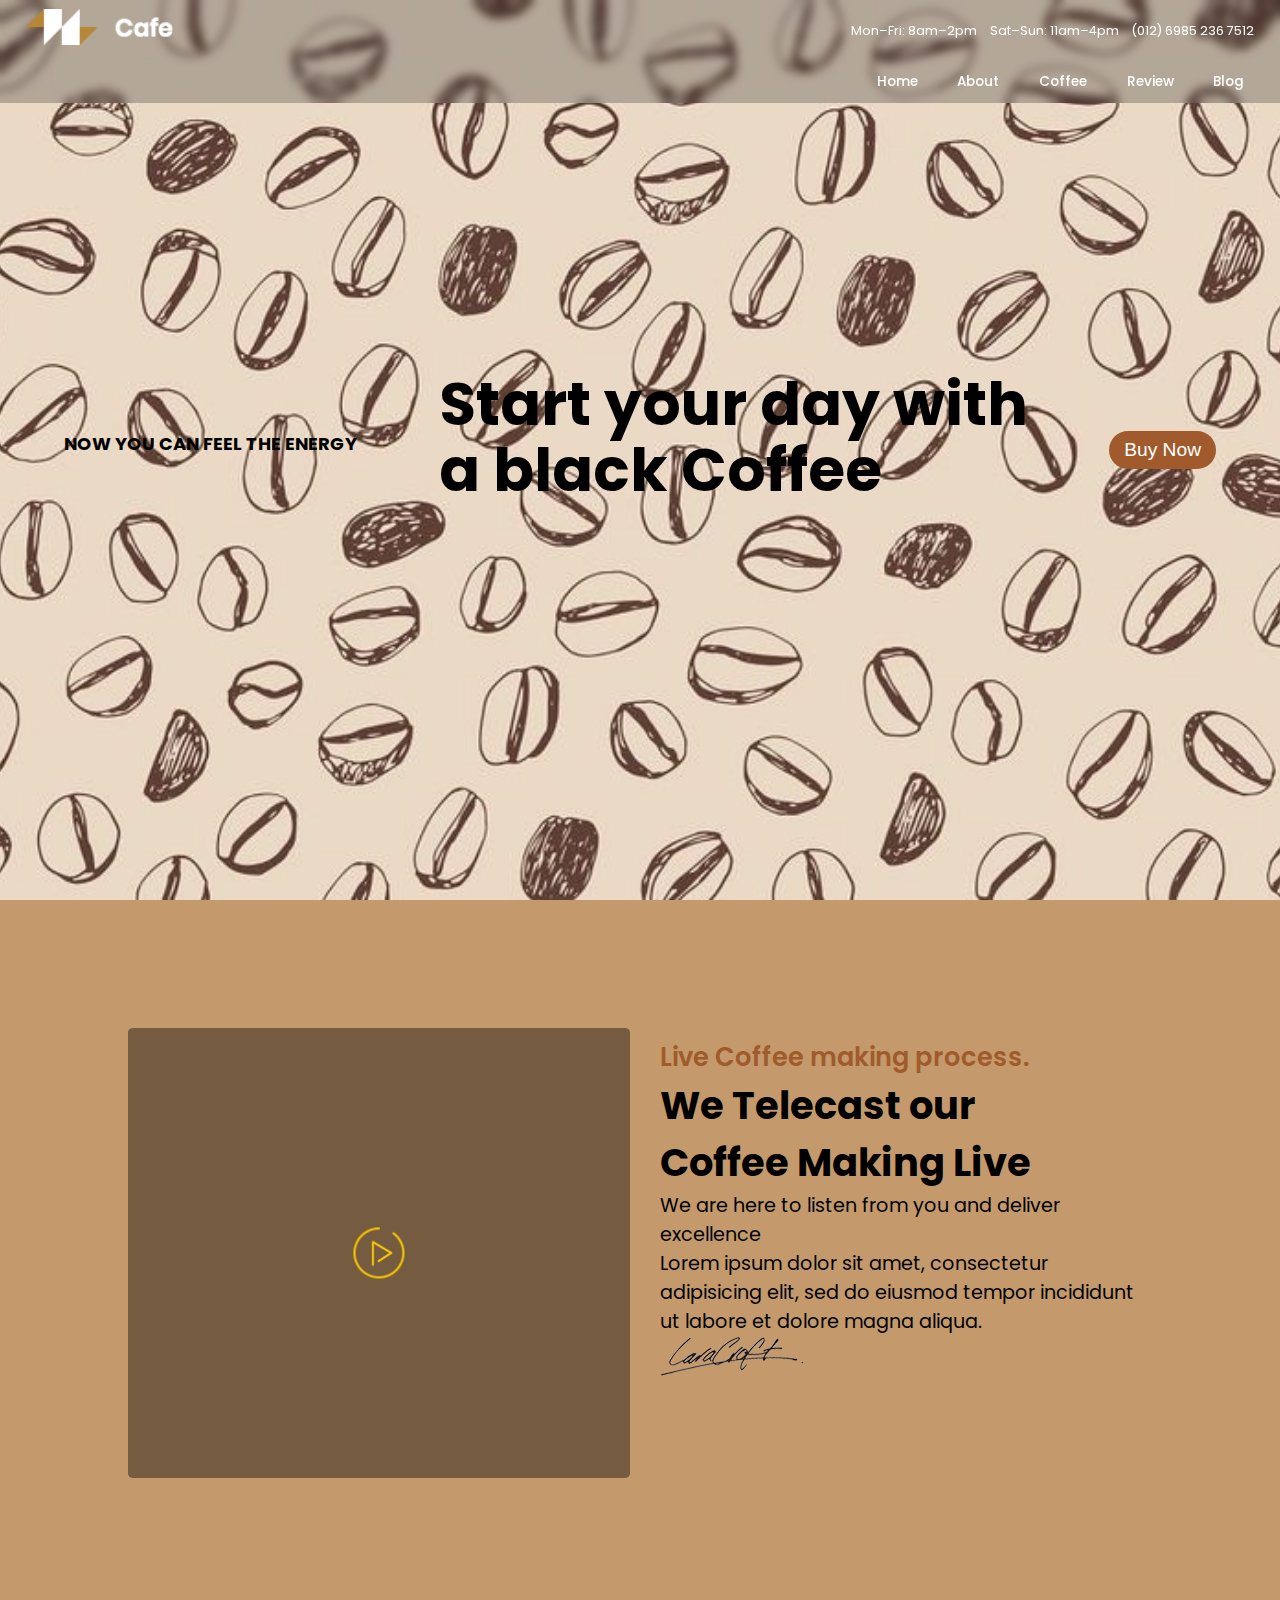
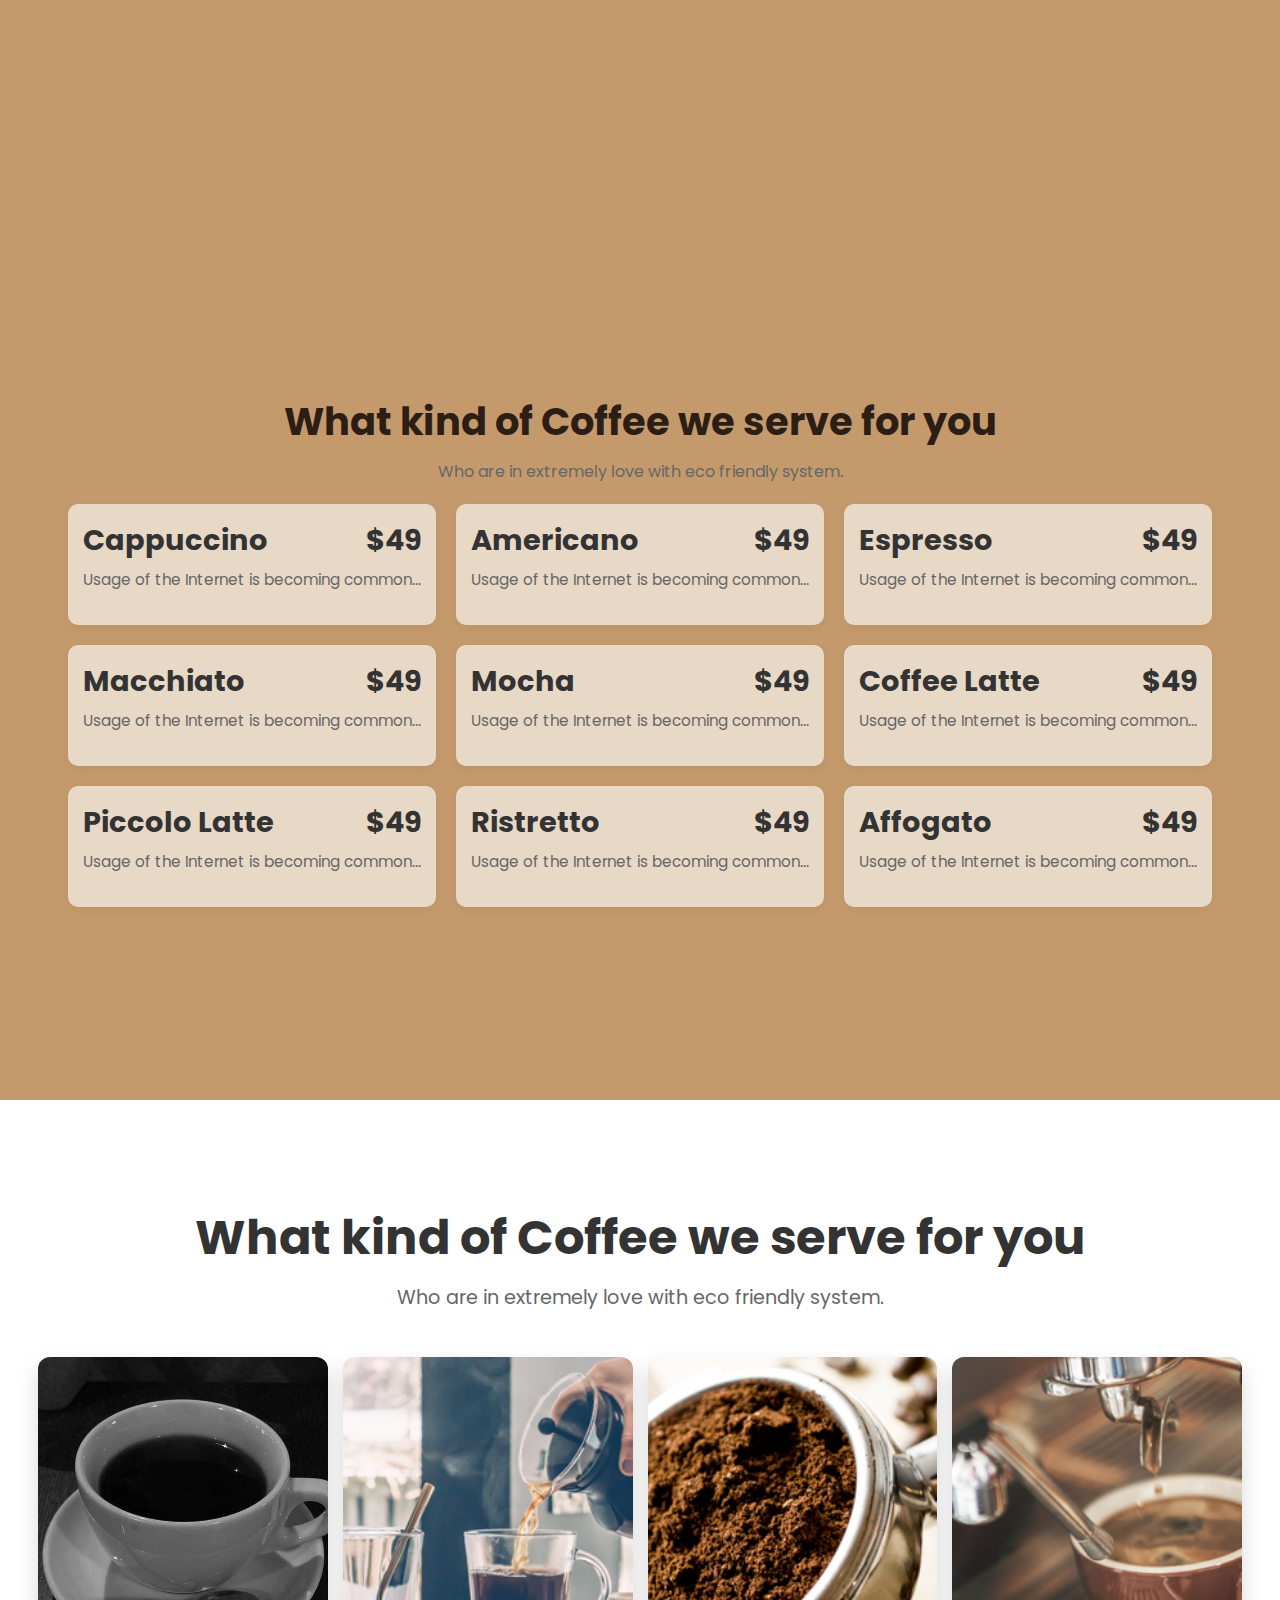
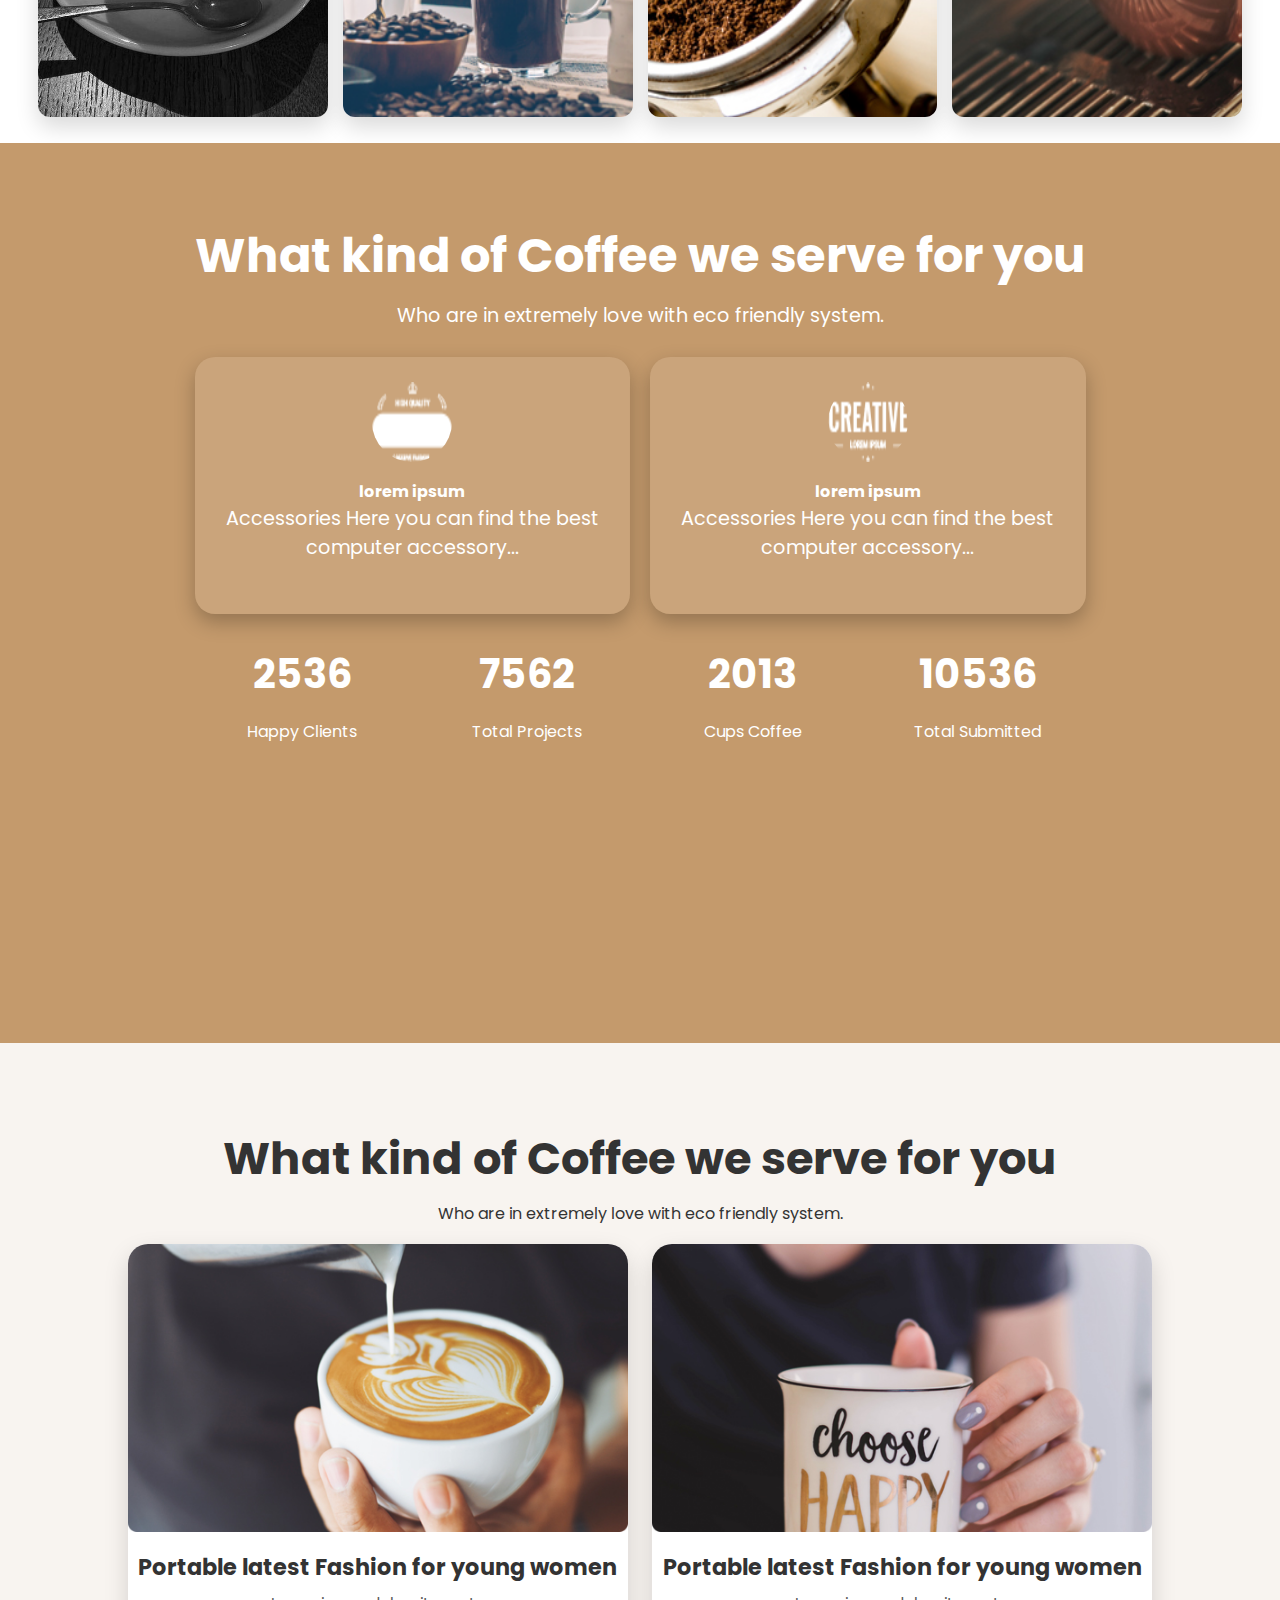
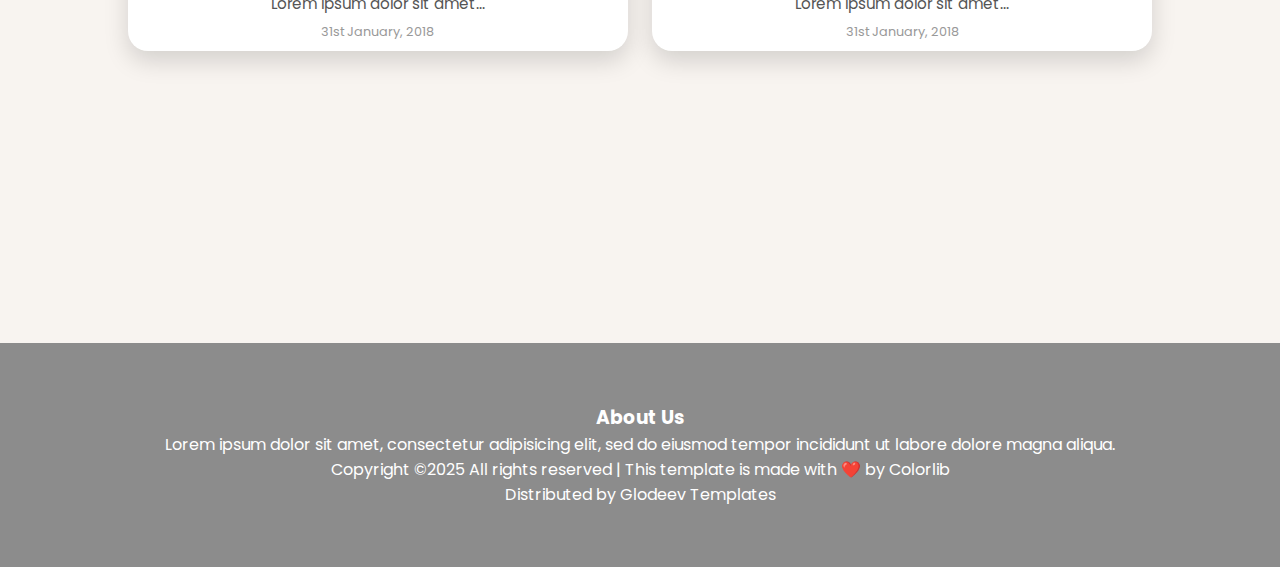
<file: index.html>
<!DOCTYPE html>
<html lang="en">
<head>
    <meta charset="UTF-8">
    <meta name="viewport" content="width=device-width, initial-scale=1.0">
    <title>Coffee</title>
    <link rel="stylesheet" href="https://cdnjs.cloudflare.com/ajax/libs/font-awesome/6.4.0/css/all.min.css">

    <link href="https://fonts.googleapis.com/css2?family=Poppins:wght@300;400;500;600;700&display=swap" rel="stylesheet">

    <link rel="stylesheet" href="style1.css">
</head>
<body>

<header class="header">
    
    <div class="container header-top">
        <div class="logo">
            <img src="logo.png" alt="Logo">
        </div>
        <div class="contact-info">
            <span>Mon–Fri: 8am–2pm</span>
            <span>Sat–Sun: 11am–4pm</span>
            <span>(012) 6985 236 7512</span>
        </div>
    </div>
     <div class="burger"><i class="fa-solid fa-bars"></i></div>

    <div class="container header-bottom">
        <nav class="menu">
            <a href="#home">Home</a>
            <a href="#about">About</a>
            <a href="#coffee">Coffee</a>
            <a href="#review">Review</a>
            <a href="#blog">Blog</a>
        </nav>
    </div>
</header>


<section class="hero" id="home">
    <img src="header-bg.jpg" class="hero-img">
    <div class="container hero-content">
        <h6>Now you can feel the Energy</h6>
        <h1>Start your day with<br>a black Coffee</h1>
       <a href="menu.html"><button class="btn">Buy Now</button></a>
    </div>
</section>

<section class="video-section" id="about">
    <div class="container video-grid">
        <div class="video-box">
            <div class="video-overlay"></div>
            <a href="video.mp4">
                <img src="play-icon.png" class="play-btn">
            </a>
        </div>
        <div class="video-text">
            <h6>Live Coffee making process.</h6>
            <h1>We Telecast our<br>Coffee Making Live</h1>
            <p class="highlight">We are here to listen from you and deliver excellence</p>
            <p>Lorem ipsum dolor sit amet, consectetur adipisicing elit, sed do eiusmod tempor incididunt ut labore et dolore magna aliqua.</p>
            <img src="signature.png" class="signature">
        </div>
    </div>
</section>

<section class="menu-section" id="coffee">
    <div class="container-t">
        <h1>What kind of Coffee we serve for you</h1>
        <p>Who are in extremely love with eco friendly system.</p>

        <div class="coffee-grid">
            <div class="card"><h4>Cappuccino <span>$49</span></h4><p>Usage of the Internet is becoming common...</p></div>
            <div class="card"><h4>Americano <span>$49</span></h4><p>Usage of the Internet is becoming common...</p></div>
            <div class="card"><h4>Espresso <span>$49</span></h4><p>Usage of the Internet is becoming common...</p></div>
            <div class="card"><h4>Macchiato <span>$49</span></h4><p>Usage of the Internet is becoming common...</p></div>
            <div class="card"><h4>Mocha <span>$49</span></h4><p>Usage of the Internet is becoming common...</p></div>
            <div class="card"><h4>Coffee Latte <span>$49</span></h4><p>Usage of the Internet is becoming common...</p></div>
            <div class="card"><h4>Piccolo Latte <span>$49</span></h4><p>Usage of the Internet is becoming common...</p></div>
            <div class="card"><h4>Ristretto <span>$49</span></h4><p>Usage of the Internet is becoming common...</p></div>
            <div class="card"><h4>Affogato <span>$49</span></h4><p>Usage of the Internet is becoming common...</p></div>
        </div>
    </div>
</section>

<section class="gallery">
    <div class="container-t">
        <h1>What kind of Coffee we serve for you</h1>
        <p>Who are in extremely love with eco friendly system.</p>

        <div class="gallery-grid">         
            <img src="g3.jpg" alt="">
            <img src="g1.jpg" alt="">
            <img src="g4.jpg" alt="">
            <img src="g5.jpg" alt="">
        </div>
    </div>
</section>

<section class="review-section" id="review">
    <div class="container-t">
        <h1>What kind of Coffee we serve for you</h1>
        <p>Who are in extremely love with eco friendly system.</p>

        <div class="review-grid">
            <div class="review-card">
                <img src="r1.png">
                <h4>lorem ipsum</h4>
                <p>Accessories Here you can find the best computer accessory...</p>
            </div>
            <div class="review-card">
                <img src="r2.png">
                <h4>lorem ipsum</h4>
                <p>Accessories Here you can find the best computer accessory...</p>
            </div>
        </div>

       <div class="stats-grid">
    <div class="stats-number">
        <h2>2536</h2>
        <h2>7562</h2>
        <h2>2013</h2>
        <h2>10536</h2>
    </div>
    <div class="stats-text">
        <p>Happy Clients</p>
        <p>Total Projects</p>
        <p>Cups Coffee</p>
        <p>Total Submitted</p>
    </div>
</div>

    </div>
</section>

<section class="blog-section" id="blog"> 
    <div class="container-t">
        <h1>What kind of Coffee we serve for you</h1>
        <p>Who are in extremely love with eco friendly system.</p>

        <div class="blog-two-blocks">
            
            <div class="blog-block">
                <img src="b1.jpg" alt="">
                <div class="text">
                    <h4>Portable latest Fashion for young women</h4>
                    <p>Lorem ipsum dolor sit amet...</p>
                    <span>31st January, 2018</span>
                </div>
            </div>

            <div class="blog-block">
                <img src="b2.jpg" alt="">
                <div class="text">
                    <h4>Portable latest Fashion for young women</h4>
                    <p>Lorem ipsum dolor sit amet...</p>
                    <span>31st January, 2018</span>
                </div>
            </div>

        </div>
    </div>
</section>


<footer class="footer">
    <div class="footer-overlay"></div>
    <div class="footer-content">
        <div class="footer-about">
            <h3>About Us</h3>
            <p>Lorem ipsum dolor sit amet, consectetur adipisicing elit, sed do eiusmod tempor incididunt ut labore dolore magna aliqua.</p>
            <p>Copyright ©2025 All rights reserved | This template is made with ❤️ by Colorlib</p>
            <p>Distributed by Glodeev Templates</p>
        </div>      
    </div>
</footer>
<script src="script.js"></script>
</body>
</html>
</file>
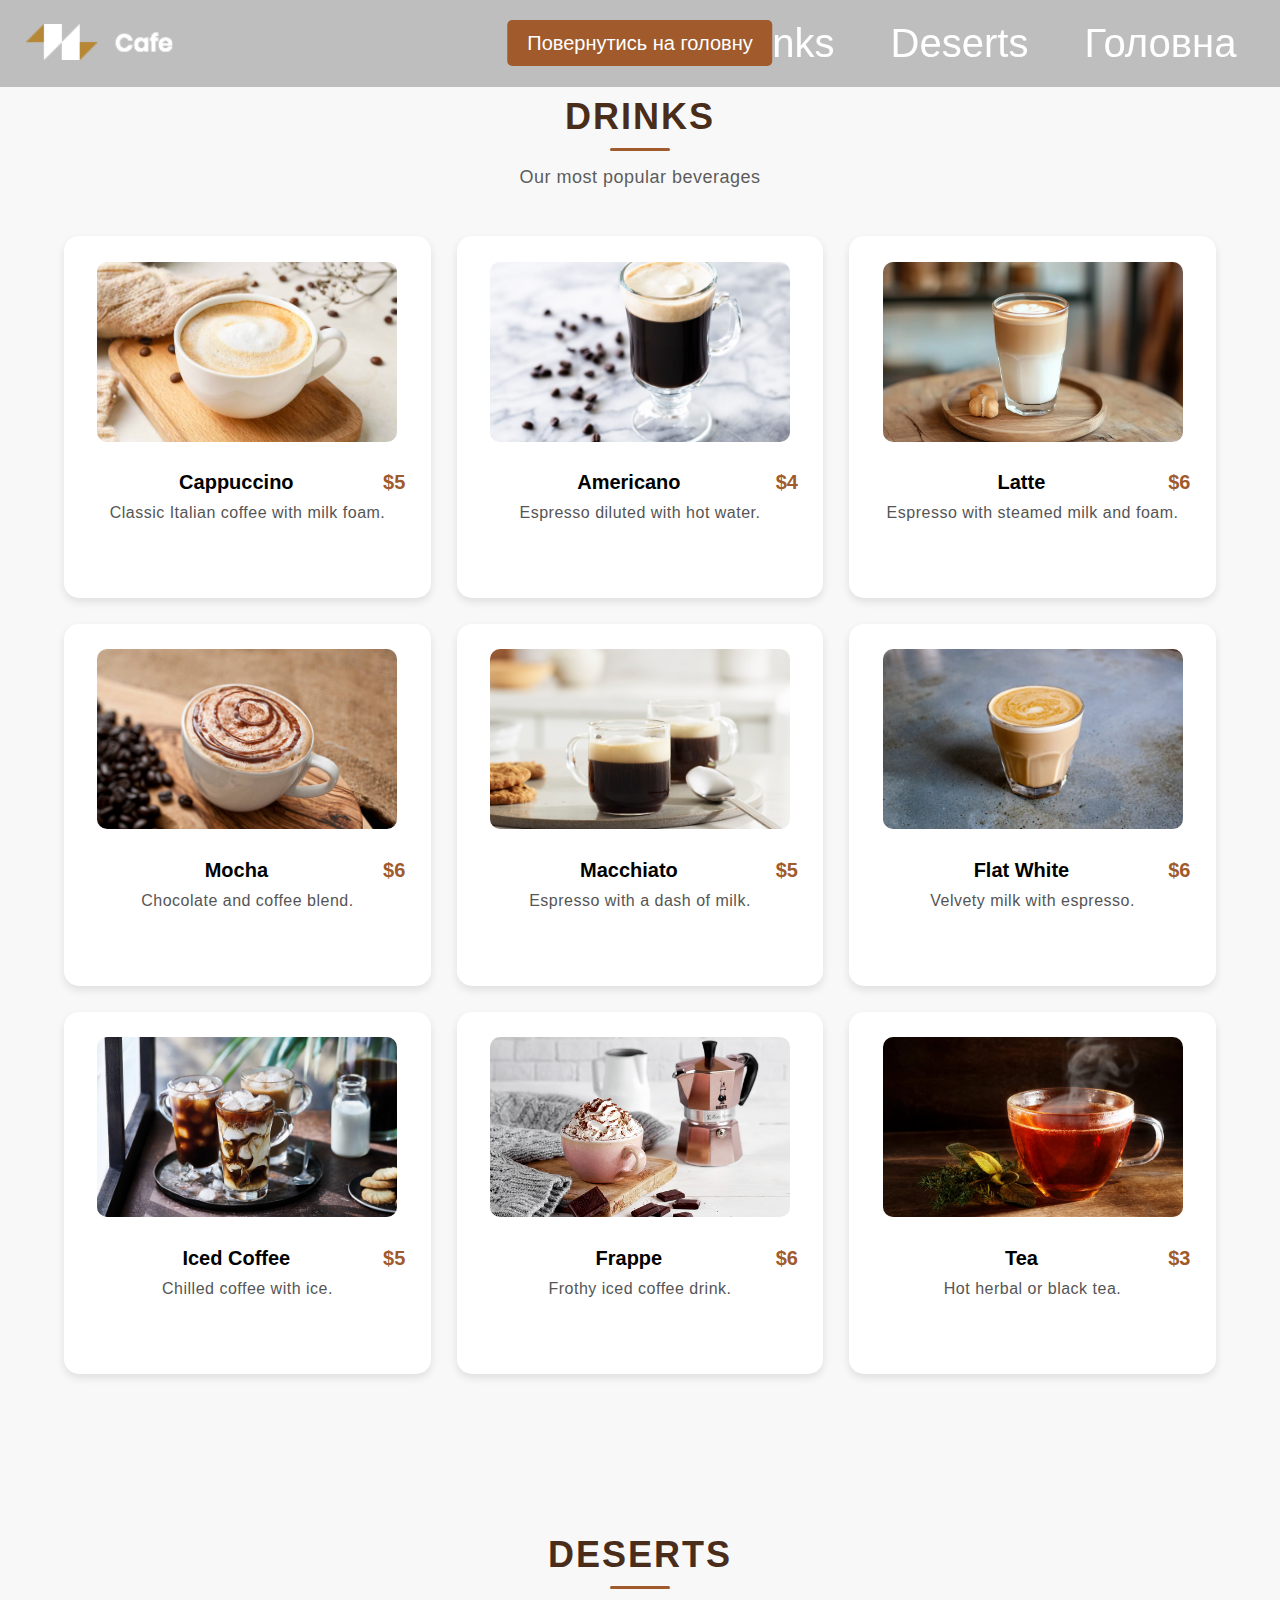
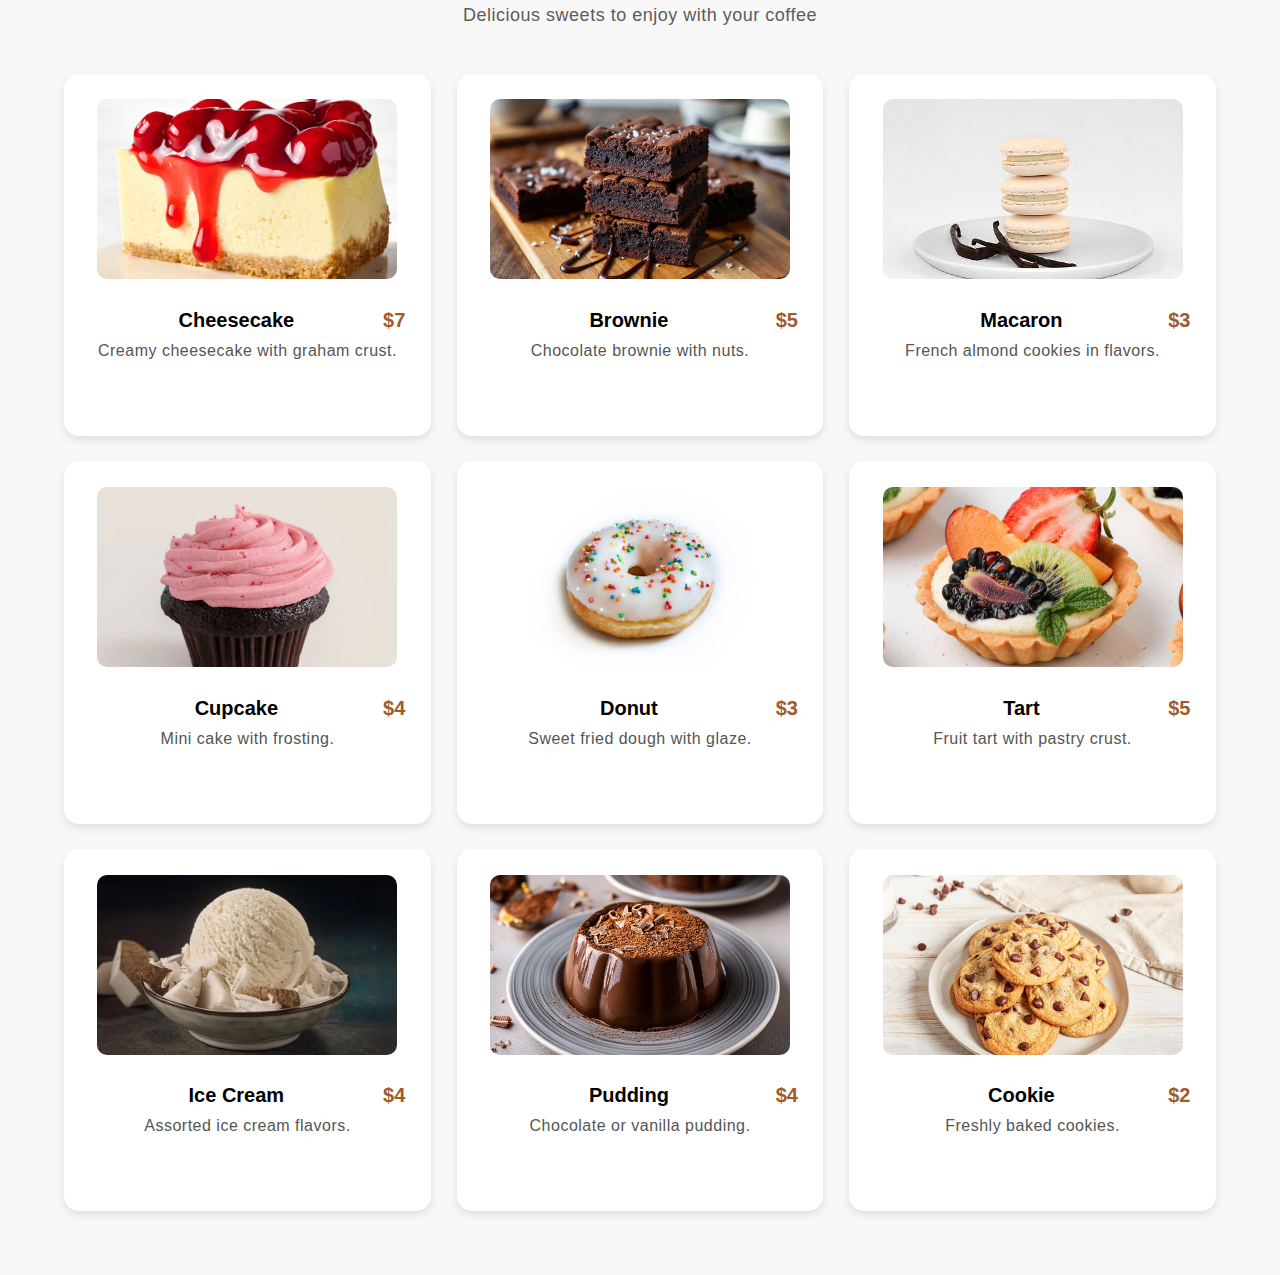
<file: menu.html>
<!DOCTYPE html>
<html lang="uk">
<head>
    <meta charset="UTF-8">
    <meta name="viewport" content="width=device-width, initial-scale=1.0">
    <title>Coffee Menu</title>
    <link rel="stylesheet" href="https://cdnjs.cloudflare.com/ajax/libs/font-awesome/6.4.0/css/all.min.css">

    <link rel="stylesheet" href="style2.css">
</head>
<body>

<header class="header">
    <div class="container header-top">
        <div class="logo">
            <img src="logo.png" alt="Logo">
        </div>    
    </div>
    
    <div class="home-button">
            <a href="index.html">Повернутись на головну</a>
        </div>
    <div class="burger"><i class="fa-solid fa-bars"></i></div>

    <nav class="menu-buttons">
        <a href="#drinks">Drinks</a>
        <a href="#deserts">Deserts</a>
        <a href="index.html">Головна</a>
    </nav>
</header>

<!-- Drinks -->
<section class="menu-section" id="drinks">
    <div class="container-t">
        <h1>Drinks</h1>
        <p>Our most popular beverages</p>

        <div class="coffee-grid">
            <div class="card"><img src="capuchino.jpg" alt="Cappuccino"><h4>Cappuccino <span>$5</span></h4><p>Classic Italian coffee with milk foam.</p></div>
            <div class="card"><img src="c1.jpg" alt="Americano"><h4>Americano <span>$4</span></h4><p>Espresso diluted with hot water.</p></div>
            <div class="card"><img src="latte.webp" alt="Latte"><h4>Latte <span>$6</span></h4><p>Espresso with steamed milk and foam.</p></div>
            <div class="card"><img src="mocha.jpg" alt="Mocha"><h4>Mocha <span>$6</span></h4><p>Chocolate and coffee blend.</p></div>
            <div class="card"><img src="Macchiato.jpg" alt="Macchiato"><h4>Macchiato <span>$5</span></h4><p>Espresso with a dash of milk.</p></div>
            <div class="card"><img src="c2.webp" alt="Flat White"><h4>Flat White <span>$6</span></h4><p>Velvety milk with espresso.</p></div>
            <div class="card"><img src="iced-coffee.jpg" alt="Iced Coffee"><h4>Iced Coffee <span>$5</span></h4><p>Chilled coffee with ice.</p></div>
            <div class="card"><img src="c4.jpg" alt="Frappe"><h4>Frappe <span>$6</span></h4><p>Frothy iced coffee drink.</p></div>
            <div class="card"><img src="steeping-tea.webp" alt="Tea"><h4>Tea <span>$3</span></h4><p>Hot herbal or black tea.</p></div>
        </div>
    </div>
</section>

<!-- Deserts -->
<section class="menu-section" id="deserts">
    <div class="container-t">
        <h1>Deserts</h1>
        <p>Delicious sweets to enjoy with your coffee</p>

        <div class="coffee-grid">
            <div class="card"><img src="Cheesecake.webp" alt="Cheesecake"><h4>Cheesecake <span>$7</span></h4><p>Creamy cheesecake with graham crust.</p></div>
            <div class="card"><img src="Brownie.jpg" alt="Brownie"><h4>Brownie <span>$5</span></h4><p>Chocolate brownie with nuts.</p></div>
            <div class="card"><img src="VanillaMacaron.jpg" alt="Macaron"><h4>Macaron <span>$3</span></h4><p>French almond cookies in flavors.</p></div>
            <div class="card"><img src="Cupcake.webp" alt="Cupcake"><h4>Cupcake <span>$4</span></h4><p>Mini cake with frosting.</p></div>
            <div class="card"><img src="Donut.webp" alt="Donut"><h4>Donut <span>$3</span></h4><p>Sweet fried dough with glaze.</p></div>
            <div class="card"><img src="Tart.jpg" alt="Tart"><h4>Tart <span>$5</span></h4><p>Fruit tart with pastry crust.</p></div>
            <div class="card"><img src="Coconut-Ice-cream.webp" alt="Ice Cream"><h4>Ice Cream <span>$4</span></h4><p>Assorted ice cream flavors.</p></div>
            <div class="card"><img src="Pudding.jpg" alt="Pudding"><h4>Pudding <span>$4</span></h4><p>Chocolate or vanilla pudding.</p></div>
            <div class="card"><img src="Cookie.jpg" alt="Cookie"><h4>Cookie <span>$2</span></h4><p>Freshly baked cookies.</p></div>
        </div>
    </div>
</section>

<script src="menu.js"></script>
</body>
</html>
</file>
<file: style1.css>
* {
  margin: 0;
  padding: 0;
  box-sizing: border-box;
}

body {
  font-family: 'Poppins', sans-serif;
  font-size: 1rem;
}

/* Хедер */
.header {
  position: fixed;
  top: 0;
  left: 0;
  width: 100%;
  color: #fff;
  z-index: 1000;
  background-color: rgba(25, 23, 23, 0.26);
  backdrop-filter: blur(5px);
}

.header-top {
  display: flex;
  justify-content: space-between;
  align-items: center;
  padding: clamp(0.3rem, 1vh, 0.8rem) clamp(1rem, 2vw, 2rem);
}

.header-top .logo img {
  height: clamp(25px, 4vh, 50px);
}

.contact-info {
  display: flex;
  gap: clamp(0.5rem, 1vw, 1rem); 
  font-size: clamp(0.75rem, 1vw, 1rem);
  align-items: center;
}

/* Навігація */
.header-bottom {
  display: flex;
  justify-content: flex-end;
  padding: clamp(0.3rem, 0.8vh, 0.6rem) clamp(1rem, 2vw, 2rem);
}

.menu {
  font-size: clamp(0.85rem, 1vw, 1.2rem); 
  list-style: none;
  display: flex;
  gap: clamp(0.8rem, 1.5vw, 1.5rem);
}

.menu a {
  text-decoration: none;
  color: #fff;
  font-weight: 500;
  font-size: clamp(0.85rem, 1vw, 1.2rem);
  padding: clamp(0.2rem, 0.4vh, 0.4rem) clamp(0.5rem, 0.8vw, 0.8rem);
  border-radius: 0.3rem;
  transition: background 0.3s, transform 0.2s;
}

.menu a:hover {
  background-color: #a05a2c;
  color: white;
  transform: translateY(-0.1vh); 
}

.burger {
  position: fixed; 
  display: none;
  font-size: clamp(1rem, 1.5vw, 1.5rem);
  cursor: pointer;
  z-index: 10000;
}


/* Основний банер на головній */
.hero {
  position: relative;
  width: 100%;
  height: 100vh;
  overflow: hidden;
}

.hero-img {
  position: absolute;
  top: 0;
  left: 0;
  width: 100%;
  height: 100%;
  object-fit: cover;
  z-index: 0;
}

.hero-content {
  position: relative;
  z-index: 2;
  display: flex;
  align-items: center;
  justify-content: space-between;
  height: 100%;
  padding-left: 5%;
  padding-right: 5%;
  gap: clamp(1rem, 3vw, 3rem);
}

.hero-text {
  width: clamp(280px, 45%, 600px);
  color: white;
  text-align: left;
  background: rgba(0, 0, 0, 0.55);
  padding: clamp(10px, 2%, 25px);
  border-radius: 0.5rem;
  backdrop-filter: blur(2px);
}

.hero h6 {
  font-size: clamp(12px, 2vw, 18px);
  text-transform: uppercase;
  margin-bottom: clamp(5px, 1.5vh, 15px);
}

.hero h1 {
  font-size: clamp(24px, 5vw, 60px);
  line-height: 1.1;
  margin-bottom: clamp(10px, 3vh, 30px);
}

.hero .btn {
  padding: clamp(8px, 1%, 15px) clamp(15px, 3%, 25px);
  font-size: clamp(14px, 1.5vw, 20px);
  border-radius: 1.5rem;
  background: #a05a2c;
  color: white;
  border: none;
  cursor: pointer;
  transition: 0.3s;
}

.hero .btn:hover {
  background: #fff;
  color: #a05a2c;
  transform: scale(1.05);
}

.hero-photo {
  width: clamp(200px, 50%, 600px);
  display: flex;
  justify-content: center;
  align-items: center;
}

.hero-photo img {
  width: 100%;
  max-width: 40vw;       
  height: auto;          
  max-height: 70vh;     
  transform: translateY(2vh);
  object-fit: contain;   
}

/* Розділ з відео */

.video-section {
  height: 100vh;
  padding: 10%;
  background-color: #c49a6c;
}

.video-grid {
  display: grid;
  grid-template-columns: repeat(auto-fit, minmax(300px, 1fr));
  gap: 2%;
}

.video-box {
  position: relative;
  height: 50vh;
  border-radius: 1%;
}

.video-overlay {
  background: rgba(0,0,0,0.4);
  position: absolute;
  inset: 0;
  border-radius: inherit;
}

.play-btn {
  position: absolute;
  width: 4vw;
  left: 50%;
  top: 50%;
  transform: translate(-50%, -50%);
}

.video-text {
  padding: 2%;
  font-size: 1.5vw;
}

.video-text h1 {
  font-size: 3vw;
}

.video-text h6 {
  font-size: 2vw;
  font-weight: 600;
  color: #a05a2c;
}

/* Розділ меню */
.menu-section {
  height: 100vh;        
  padding: 2% 3%;      
  background: #c49a6c;
  color: #333;
  text-align: center;
  display: flex;
  flex-direction: column;
  justify-content: center; 
  align-items: center;
}

.menu-section h1 {
  color: #2c1e15;
  font-size: 3vw;       
  font-weight: 700;
  margin-bottom: 1vh;   
}

.menu-section p {
  font-size: 1rem;       
  margin-bottom: 20px;  
  color: #666;
}

/* картки в меню */
.coffee-grid {
  display: grid;
  grid-template-columns: repeat(3, 1fr);
  gap: 20px;           
  width: 100%;
  max-width: 1200px;    
  margin-top: 10px;
}

.card {
  padding: 15px;         
  border-radius: 10px;
  background: rgba(255, 255, 255, 0.616);
  box-shadow: 0 3px 10px rgba(0,0,0,0.05);
  transition: transform 0.3s, box-shadow 0.3s;
}

.card:hover {
  transform: translateY(-3px);
  box-shadow: 0 6px 15px rgba(0,0,0,0.1);
}

.card h4 {
  display: flex;
  justify-content: space-between;
  font-size: 1.8rem;    
  margin-bottom: 8px;
  color: #333;
}

.card p {
  font-size: 0.95rem;    
  color: #666;
  line-height: 1.3;
}

/* Галерея */
.gallery {
  width: 100%;
  background: #fff;
  color: #333;
  text-align: center;
  padding: 8% 3% 2% 3%;       
  display: flex;
  flex-direction: column;
  justify-content: flex-start;
  align-items: center;
  overflow: hidden;
}

.gallery h1 {
  font-size: 3rem;         
  margin-bottom: 1vh;
}

.gallery p {
  font-size: 1.2rem;
  margin-bottom: 5vh;
  color: #666;
}

.gallery-grid {
  display: grid;
  grid-template-columns: repeat(4, 1fr);
  gap: 15px;
  width: 100%;
}

.gallery-grid img {
  width: 100%;
  height: 40vh;              
  object-fit: cover;
  border-radius: 12px;
  box-shadow: 0 10px 22px rgba(0,0,0,0.15);
  transition: 0.3s ease;
}

.gallery-grid img:hover {
  transform: scale(1.03);
  box-shadow: 0 15px 35px rgba(0,0,0,0.25);
}


/* Відгуки */
.review-section {
  width: 100%;
  height: 100vh;                 
  background: #c49a6c;
  color: white;
  text-align: center;
  padding: 6% 3%;             
  box-sizing: border-box;
  display: flex;
  flex-direction: column;
  justify-content: space-between;
  align-items: center;
}

.review-section h1 {
  font-size: 3rem;
  margin: 0 0 1vh 0;
}

.review-section p {
  font-size: 1.2rem;
  margin: 0 0 3vh 0;
}

.review-grid {
  display: grid;
  grid-template-columns: repeat(auto-fit, minmax(250px, 1fr));
  gap: 20px;
  width: 100%;
}


.review-card {
  background: rgba(255,255,255,0.1);
  padding: 25px;
  border-radius: 20px;
  text-align: center;
  box-shadow: 0 8px 20px rgba(0,0,0,0.25);
  transition: transform 0.3s, box-shadow 0.3s;
    margin-bottom: 30px;
}

.review-card:hover {
  transform: translateY(-5px);
  box-shadow: 0 12px 30px rgba(0,0,0,0.35);
}

.review-card img {
  width: 80px;
  height: 80px;
  border-radius: 50%;
  margin-bottom: 10px;
}

/* Статистика */
.stats-grid {
  display: flex;
  flex-direction: column;
  gap: 10px;
  width: 100%;
  max-width: 1200px;
  text-align: center;
}

.stats-number {
  display: grid;
  grid-template-columns: repeat(4, 1fr);
  gap: 10px;
  margin-bottom: 5px;
}

.stats-number h2 {
  font-size: 2.5rem;
  margin: 0;
}

.stats-text {
  display: grid;
  grid-template-columns: repeat(4, 1fr);
  gap: 10px;
}

.stats-text p {
  margin: 0;
  font-size: 1rem;
}
/* Блог */
.blog-section {
    width: 100%;
    height: 100vh;         
    padding: 5% 3% 2% 3%; 
    background: #f8f4f0;
    color: #333;
    text-align: center;
    display: flex;
    flex-direction: column;
    justify-content: flex-start; 
    box-sizing: border-box;
}

.blog-section h1 {
    font-size: 2.8rem;     
    margin: 2vh 0 1vh 0;   
}

.blog-section p {
    font-size: 1rem;         
    margin: 0 0 2vh 0;      
}

.blog-two-blocks {
    display: flex;
    justify-content: center;
    gap: 2%;                 
    flex: 1;                 
    align-items: flex-start;  
    padding-bottom: 5%;       
    flex-wrap: wrap;          
}

/* Картки блогу */
.blog-block {
    flex: 1 1 40%;            
    max-width: 500px;         
    height: 80%;              
    background: #fff;
    border-radius: 20px;
    overflow: hidden;
    box-shadow: 0 10px 25px rgba(0,0,0,0.15);
    display: flex;
    flex-direction: column;
    transition: transform 0.3s;
}

.blog-block:hover {
    transform: translateY(-5px);
}

.blog-block img {
    width: 100%;
    height: 60%;             
    object-fit: cover;
}

.blog-block .text {
    padding: 10px;
    flex: 1;                 
    display: flex;
    flex-direction: column;
    justify-content: flex-start;
}

.blog-block h4 {
    font-size: 1.4rem;
    margin: 0.5rem 0 0.5rem 0;  
}

.blog-block p {
    color: #555;
    font-size: 0.95rem;
    margin-bottom: 0.5rem;
}

.blog-block span {
    color: #999;
    font-size: 0.8rem;
}


/* Підвал сайту */
.footer {
  position: relative;
  width: 100%;
  color: #fff;
  padding: 60px 20px;          
  display: flex;
  justify-content: center;
  align-items: center;
  text-align: center;
  overflow: hidden;
  font-size: 1rem;            
  box-sizing: border-box;
}

.footer-overlay {
  position: absolute;
  inset: 0;
  background: rgba(0,0,0,0.45);
  z-index: 0;
}

.footer-content {
  position: relative;
  z-index: 1;
  max-width: 1500px;
  width: 100%;
  display: flex;
  flex-wrap: wrap;
  justify-content: center; 
  gap: 40px;
  padding: 0 20px;
  text-align: center;     
}

@media (max-width: 768px) {
  /* Хедер */
  .header-top {
      display: none; 
  }

  .burger {
      display: block;
      position: fixed;
      top: 15px;
      right: 20px;
      font-size: 2.5rem;
      color: #493a23;
      cursor: pointer;
      z-index: 10001;
  }

  .header-bottom {
    position: fixed;
    top: 0;
    right: 0;
    width: 260px;
    height: 100vh;
    background: rgba(0,0,0,0.95);
    transform: translateX(100%);
    transition: transform 0.3s ease;
    z-index: 10000;
    display: flex;
    flex-direction: column;   
    justify-content: flex-start;  
    align-items: center;     
    padding-top: 100px;     
  }

  .header-bottom.active {
      transform: translateX(0);
  }

  .menu {
      flex-direction: column;
      gap: 20px;
      text-align: center;
      font-size: 35px;
  }

  .menu a {
      color: white;
      text-decoration: none;
  }

 .hero-content {
    flex-direction: column; 
    justify-content: flex-start;  
    align-items: center;                    
    height: 100%;               
    padding-top: 10vh;          
    transform: none;
    top: 0;
    text-align: center;      
}

.hero-photo img {
        width: 70vw;    
        max-width: 400px; 
        margin-top: 10px;
    }


  /* Відео секція */
   .video-section {
      height: 100vh;              
      display: flex;
      flex-direction: column;
      justify-content: center;    
      align-items: center;        
      padding: 5vw;                
      box-sizing: border-box;      
      overflow: hidden;            
  }

  .video-grid {
      display: flex;
      flex-direction: column;
      gap: 5vw;
      width: 100%;
  }

  .video-box {
      width: 100%;
      aspect-ratio: 16/9;
      position: relative;
  }

  .video-text {
      text-align: center;
  }

  .video-text h1 {
      font-size: 6vw;
  }

  .video-text h6 {
      font-size: 4vw;
  }

  .video-text p {
      font-size: 3.5vw;
  }

  /* Меню */
.menu-section {
      height: 100vh;                
      display: flex;
      flex-direction: column;
      justify-content: flex-start;
      align-items: center;        
      padding: 7vw;                  
      box-sizing: border-box;
      overflow: hidden;            
  }

  .menu-section .container-t {
      width: 100%;
      height: 100%;
      display: flex;
      flex-direction: column;
      justify-content: flex-start;
      align-items: center;
  }

  .menu-section h1 {
      font-size: 6vw;
      margin-top: 5vw;           
      margin-bottom: 2vw;
      text-align: center;
  }

  .menu-section p {
      font-size: 4vw;
      margin-bottom: 4vw;
      text-align: center;
  }

  .coffee-grid {
      display: grid;
      grid-template-columns: 1fr 1fr; 
      gap: 3vw;                    
      width: 100%;
      flex-grow: 1;                   
      justify-items: center;
      align-content: start;
      overflow: hidden;
  }

    .card {
      width: 90%;                       
      max-width: 150px;                 
      height: auto;
      min-height: 12vh;              
      max-height: 16vh;                
      padding: 1.5vw;                
      border-radius: 1rem;
      background: rgba(255,255,255,0.9);
      box-shadow: 0 4px 15px rgba(0,0,0,0.1);
      display: flex;
      flex-direction: column;
      align-items: center;
      justify-content: center;
      text-align: center;
      box-sizing: border-box;
  }

  .card h4 {
      font-size: 3.5vw;                
      margin-bottom: 1vw;              
  }

  .card h4 span {
      display: block;                   
      margin-top: 0.5vw;
      font-size: 3vw;
      font-weight: 500;
  }

  .card p {
      font-size: 2.8vw;                 
      line-height: 1.3;
      margin-top: 0.5vw;
  }


  /* Галерея */
 .gallery {
      height: 100vh;               
      padding: 5vw;
      box-sizing: border-box;
      display: flex;
      flex-direction: column;
      justify-content: center;
      align-items: center;
      overflow: hidden;
  }

  .gallery h1 {
      font-size: 6vw;
      text-align: center;
      margin-bottom: 2vw;
  }

  .gallery p {
      font-size: 4vw;
      text-align: center;
      margin-bottom: 3vw;
  }

  .gallery-grid {
      display: grid;
      grid-template-columns: 1fr 1fr;
      gap: 3vw;                  
      width: 100%;
      height: auto;
      justify-items: center;
      align-content: start;
  }

  .gallery-grid img {
      width: 100%;
      height: auto;
      max-width: 100%;                
      border-radius: 12px;
      object-fit: cover;
      display: block;
  }

  /* Відгуки */
  .review-section {
      height: 100vh;
      padding: 15vw 5vw;
  }

  .review-section h1 {
      font-size: 6vw;
  }

  .review-section p {
      font-size: 4vw;
      margin-bottom: 4vw;
  }

  .review-grid {
      display: flex;
      flex-direction: column;
      gap: 5vw;
  }

  .review-card {
      padding: 4vw;
  }

  .review-card img {
      width: 15vw;
      height: 15vw;
  }

  .stats-number h2 {
      font-size: 5vw;
  }

  .stats-text p {
      font-size: 3.5vw;
  }
/* Блог */
  .blog-section {
      height: auto;            
      min-height: 100vh;        
      padding: 10vw 5vw;        
      box-sizing: border-box;
      display: flex;
      flex-direction: column;
      justify-content: flex-start;
      align-items: center;
  }

  .blog-section h1 {
      font-size: 6vw;
      text-align: center;
      margin-bottom: 3vw;
  }

  .blog-section p {
      font-size: 4vw;
      margin-bottom: 4vw;
      text-align: center;
  }

  .blog-two-blocks {
      display: flex;
      flex-direction: column;
      gap: 5vw;
      width: 100%;
  }

  .blog-block {
      width: 100%;
      height: auto;
      display: flex;
      flex-direction: column;
      gap: 2vw;
  }

  .blog-block img {
      width: 100%;
      height: auto;
      aspect-ratio: 16/9;
      object-fit: cover;
      border-radius: 12px;
  }

  .blog-block h4 {
      font-size: 4vw;
      margin: 2vw 0 1vw 0;
  }

  .blog-block p {
      font-size: 3.5vw;
  }

  .blog-block span {
      font-size: 3vw;
  }

  /* Футер */
  .footer {
      padding: 8vw 5%;
      font-size: 4vw;
      box-sizing: border-box;
  }

  .footer-about h3 {
      font-size: 5vw;
      margin-bottom: 2vw;
  }

  .footer-about p {
      font-size: 3.5vw;
      margin-bottom: 1.5vw;
  }
}
</file>
<file: style2.css>
* {
  margin: 0;
  padding: 0;
  box-sizing: border-box;
}

body {
  font-family: 'Poppins', sans-serif;
}


/* HEADER */
.header {
  position: fixed;
  top: 0;
  left: 0;
  width: 100%;
  color: #fff;
  z-index: 1000;
  background-color: rgba(25,23,23,0.26);
  backdrop-filter: blur(5px);
  display: flex;
  align-items: center;
  justify-content: space-between;
  padding: clamp(0.5rem, 1vh, 1rem) clamp(1rem, 2vw, 2rem);
}

.header .logo img {
  height: clamp(30px, 4vh, 50px);
  width: auto;
}

.home-button {
  position: absolute;
  left: 50%;
  transform: translateX(-50%);
}

.home-button a {
  text-decoration: none;
  color: #fff;
  font-size: clamp(25px, 5vw, 50px);
  padding: clamp(6px, 1vw, 12px) clamp(12px, 2vw, 20px);
  border-radius: clamp(3px, 1vw, 5px);
  background-color: #a05a2c;
  transition: 0.3s;
  text-align: center;
}

.home-button a:hover {
  background-color: #fff;
  color: #a05a2c;
}

.menu-buttons {
  display: flex;
  gap: clamp(10px, 2vw, 20px);
}

.menu-buttons a {
  text-decoration: none;
  color: #fff;
  font-weight: 500;
  font-size: clamp(18px, 3.5vw, 30px);
  padding: clamp(6px, 1vw, 10px) clamp(10px, 2vw, 18px);
  border-radius: clamp(3px, 1vw, 5px);
  transition: background 0.3s;
}

.menu-buttons a:hover {
  background-color: #a05a2c;
  color: white;
}

.burger {
  display: none;
}


/* Меню кнопки */
.menu-buttons {
  display: flex;
  gap: clamp(10px, 2vw, 20px);           
}

.menu-buttons a {
  text-decoration: none;
  color: #fff;
  font-weight: 500;
  font-size: clamp(20px, 4vw, 40px);       
  padding: clamp(6px, 1.5vw, 12px) clamp(10px, 2vw, 18px);
  border-radius: clamp(3px, 1vw, 5px);
  transition: background 0.3s;
}

.menu-buttons a:hover {
  background-color: #a05a2c;
  color: white;
}

.home-button a:first-child {
        background-color: #a05a2c;
        padding: 12px 20px;
        border-radius: 5px;
        text-align: center;
        font-size: 20px;
        width: auto;          
        white-space: nowrap;  
        transition: background 0.3s, color 0.3s;
}

.home-button a:first-child:hover {
        background-color: #fff;
        color: #a05a2c;
}
  
/* Розділ меню з картками */

.menu-section {
  padding: clamp(3rem, 10vw, 6rem) clamp(1rem, 5vw, 4rem) clamp(2rem, 5vw, 4rem) clamp(1rem, 5vw, 4rem);
  background-color: #f8f8f8;
}

.menu-section h1 {
  text-align: center;
  font-size: clamp(28px, 4vw, 36px);
  font-weight: 700;
  letter-spacing: 2px;
  margin: 0 auto 1rem auto;
  color: #4a2c1a;
  text-transform: uppercase;
  position: relative;
}

.menu-section h1::after {
  content: "";
  display: block;
  width: 60px;
  height: 3px;
  background-color: #a05a2c;
  margin: 10px auto 0;
  border-radius: 2px;
}

.menu-section p {
  text-align: center;
  font-size: clamp(14px, 2.5vw, 18px);
  color: #5c5c5c;
  margin-bottom: clamp(2rem, 4vw, 3rem);
  font-weight: 300;
  letter-spacing: 0.5px;
}

/* GRID FOR CARDS */
.coffee-grid {
  display: grid;
  grid-template-columns: repeat(auto-fit, minmax(clamp(220px, 30%, 300px), 1fr));
  gap: clamp(1rem, 2vw, 2rem);
  justify-items: center;
}

/* CARD STYLES */
.card {
  background: white;
  border-radius: 15px;
  padding: clamp(1rem, 2vw, 2rem);
  text-align: center;
  box-shadow: 0 4px 8px rgba(0,0,0,0.1);
  transition: transform 0.3s ease, box-shadow 0.3s ease;
}

.card:hover {
  transform: translateY(-5px);
  box-shadow: 0 10px 15px rgba(0,0,0,0.2);
}

.card img {
  width: 100%;
  max-width: clamp(200px, 100%, 300px);
  height: auto;
  aspect-ratio: 5/3;
  object-fit: cover;
  border-radius: 10px;
  margin-bottom: clamp(0.5rem, 1vw, 1rem);
}

.card h4 {
  font-size: clamp(16px, 2.5vw, 20px);
  margin: clamp(0.5rem, 1vw, 1rem) 0 0.5rem 0;
}

.card h4 span {
  float: right;
  color: #a05a2c;
  font-weight: 600;
}

.card p {
  font-size: clamp(12px, 2vw, 16px);
  color: #555;
  line-height: 1.4;
}

@media (max-width: 768px) {

  .header-top {
      display: none;
  }

  .header {
    height: clamp(80px, 12vh, 120px);
    padding: clamp(10px, 3vh, 20px) clamp(15px, 4vw, 30px);
  }


  .burger {
      display: block;
      position: fixed;
      top: clamp(10px, 3vh, 20px);
      right: clamp(10px, 4vw, 20px);
      font-size: clamp(28px, 6vw, 36px);
      color: white;
      cursor: pointer;
      z-index: 10001;
  }

  .home-button{
    font-size: 15px;
  }

 
  .menu-buttons {
      position: fixed;
      top: 0;
      right: 0;
      width: clamp(220px, 60vw, 300px);
      height: 100vh;
      background: rgba(0,0,0,0.95);
      transform: translateX(100%);
      transition: transform 0.3s ease;
      display: flex;
      flex-direction: column;
      align-items: center;
      padding-top: clamp(60px, 10vh, 90px);
      gap: clamp(15px, 3vh, 25px);
      z-index: 10000;
  }

  .menu-buttons.active {
      transform: translateX(0);
  }

  .menu-buttons a {
      font-size: clamp(16px, 4vw, 24px);
      color: white;
      text-decoration: none;
      padding: clamp(8px, 2vh, 14px) clamp(12px, 4vw, 20px);
      border-radius: 5px;
      transition: background 0.3s;
  }

  .menu-buttons a:hover {
      background-color: #a05a2c;
      color: white;
  }

  body.menu-open {
      overflow: hidden;
  }

  .menu-section{
    padding-top: 30%;
  }

  .menu-section h1 {
      font-size: clamp(28px, 6vw, 40px);
      text-align: center;
  }

  .menu-section p {
      font-size: clamp(16px, 4vw, 20px);
      text-align: center;
  }

  .coffee-grid {
      grid-template-columns: 1fr;
      gap: clamp(15px, 4vw, 25px);
  }

  .card {
      display: flex;
      flex-direction: column;
      align-items: center;
      justify-content: flex-start;
      width: 100%;
      max-width: 500px;
      height: clamp(260px, 55vh, 340px);
      padding: clamp(8px, 2vw, 12px);
      box-sizing: border-box;
      text-align: center;
      overflow: hidden;
  }

  .card img {
      width: 100%;
      height: clamp(130px, 35vh, 200px);
      object-fit: cover;
      border-radius: 10px;
      margin-bottom: clamp(6px, 1.5vh, 10px);
      flex-shrink: 0;
  }

  .card h4 {
      font-size: clamp(18px, 4.5vw, 24px);
      display: flex;
      justify-content: space-between;
      align-items: center;
      margin-bottom: 5px;
      width: 100%;
      padding: 0 5%;
  }

  .card h4 span {
      margin-left: clamp(20px, 10%, 40px);
      color: #a05a2c;
      font-weight: 600;
  }

}
</file>
